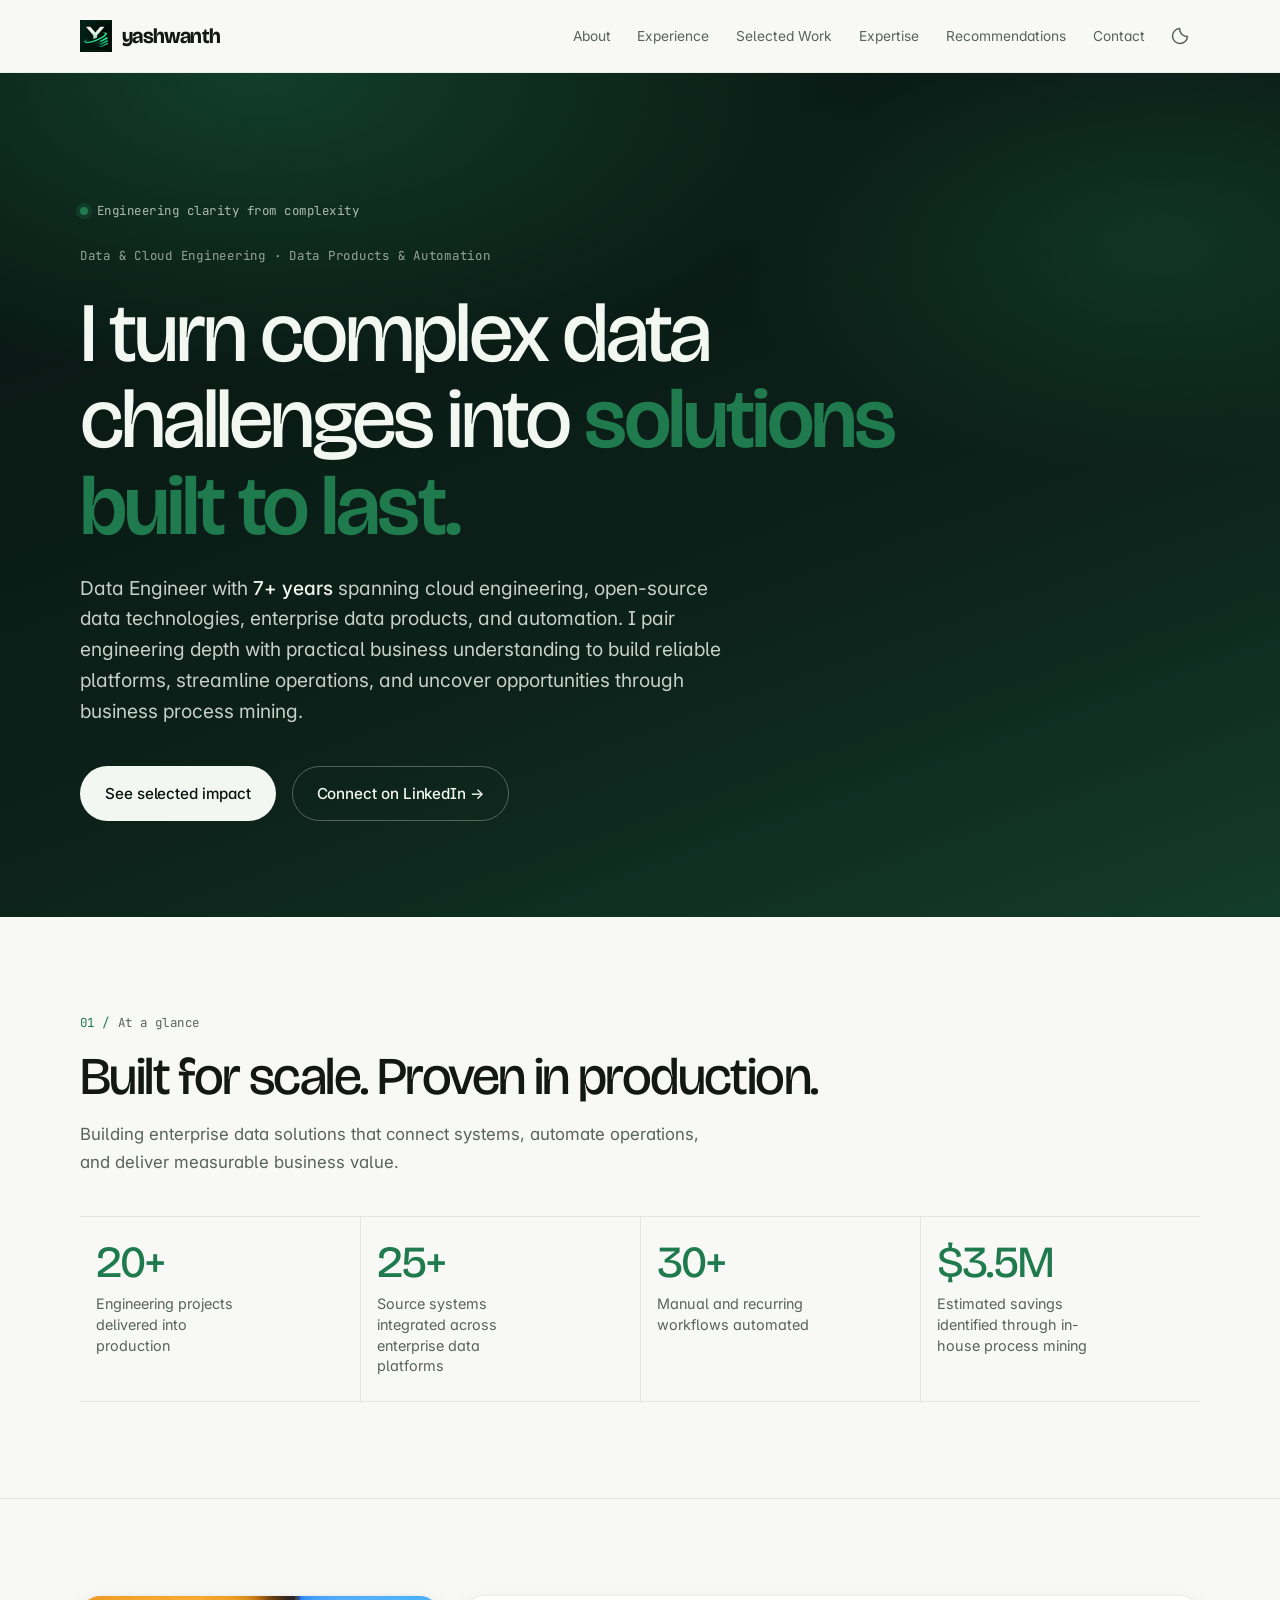
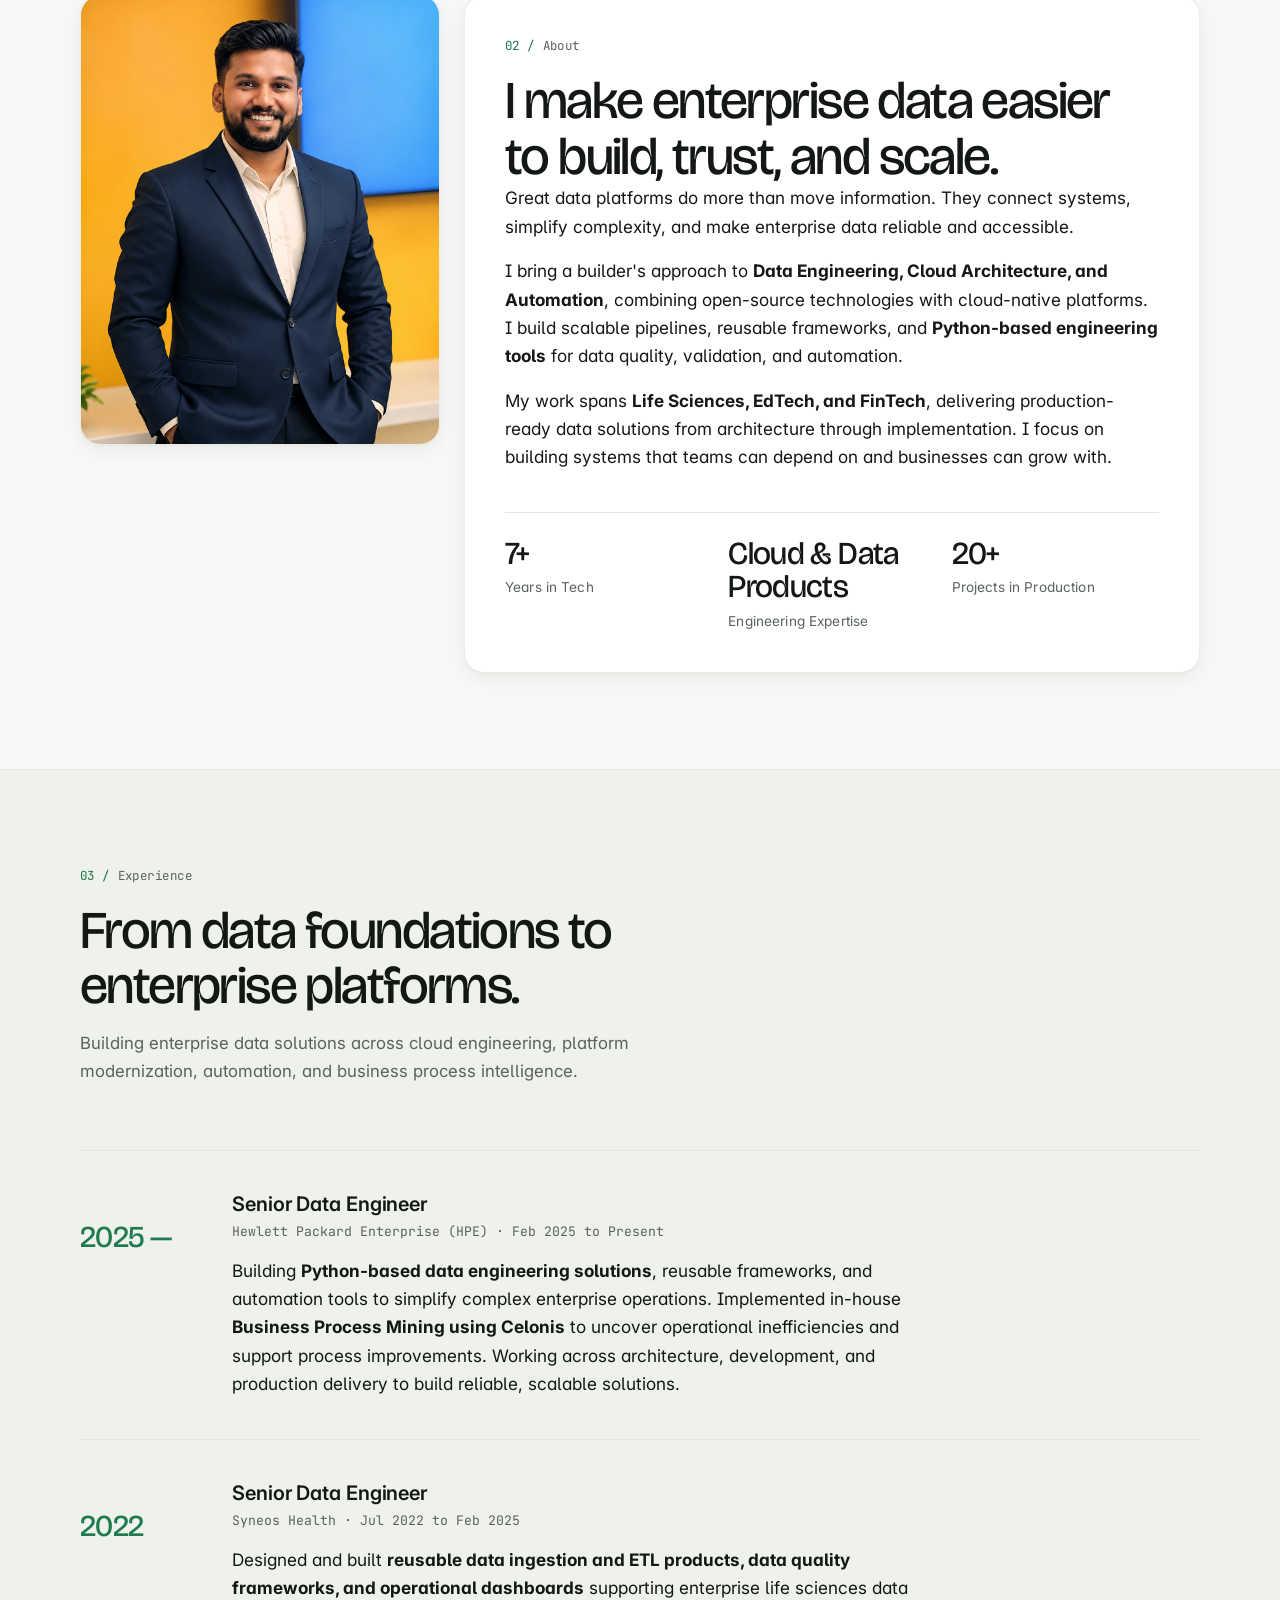
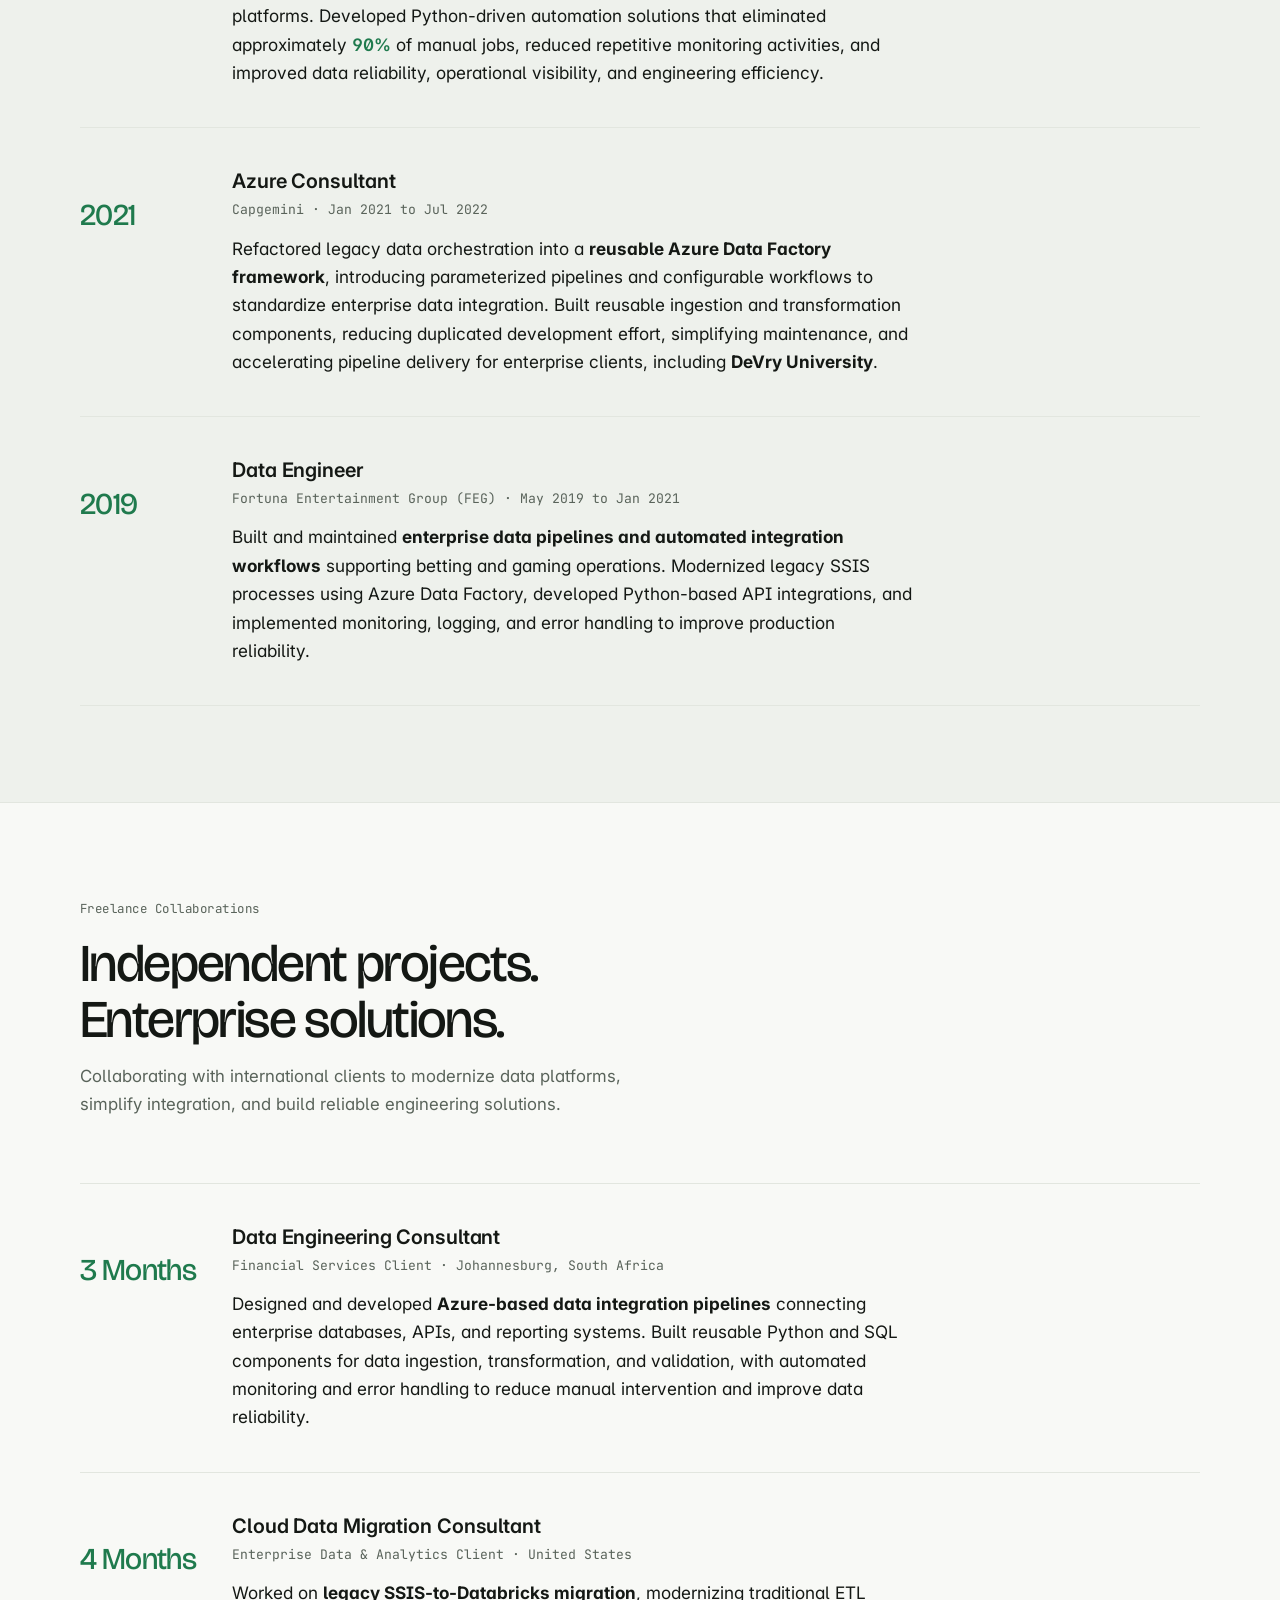
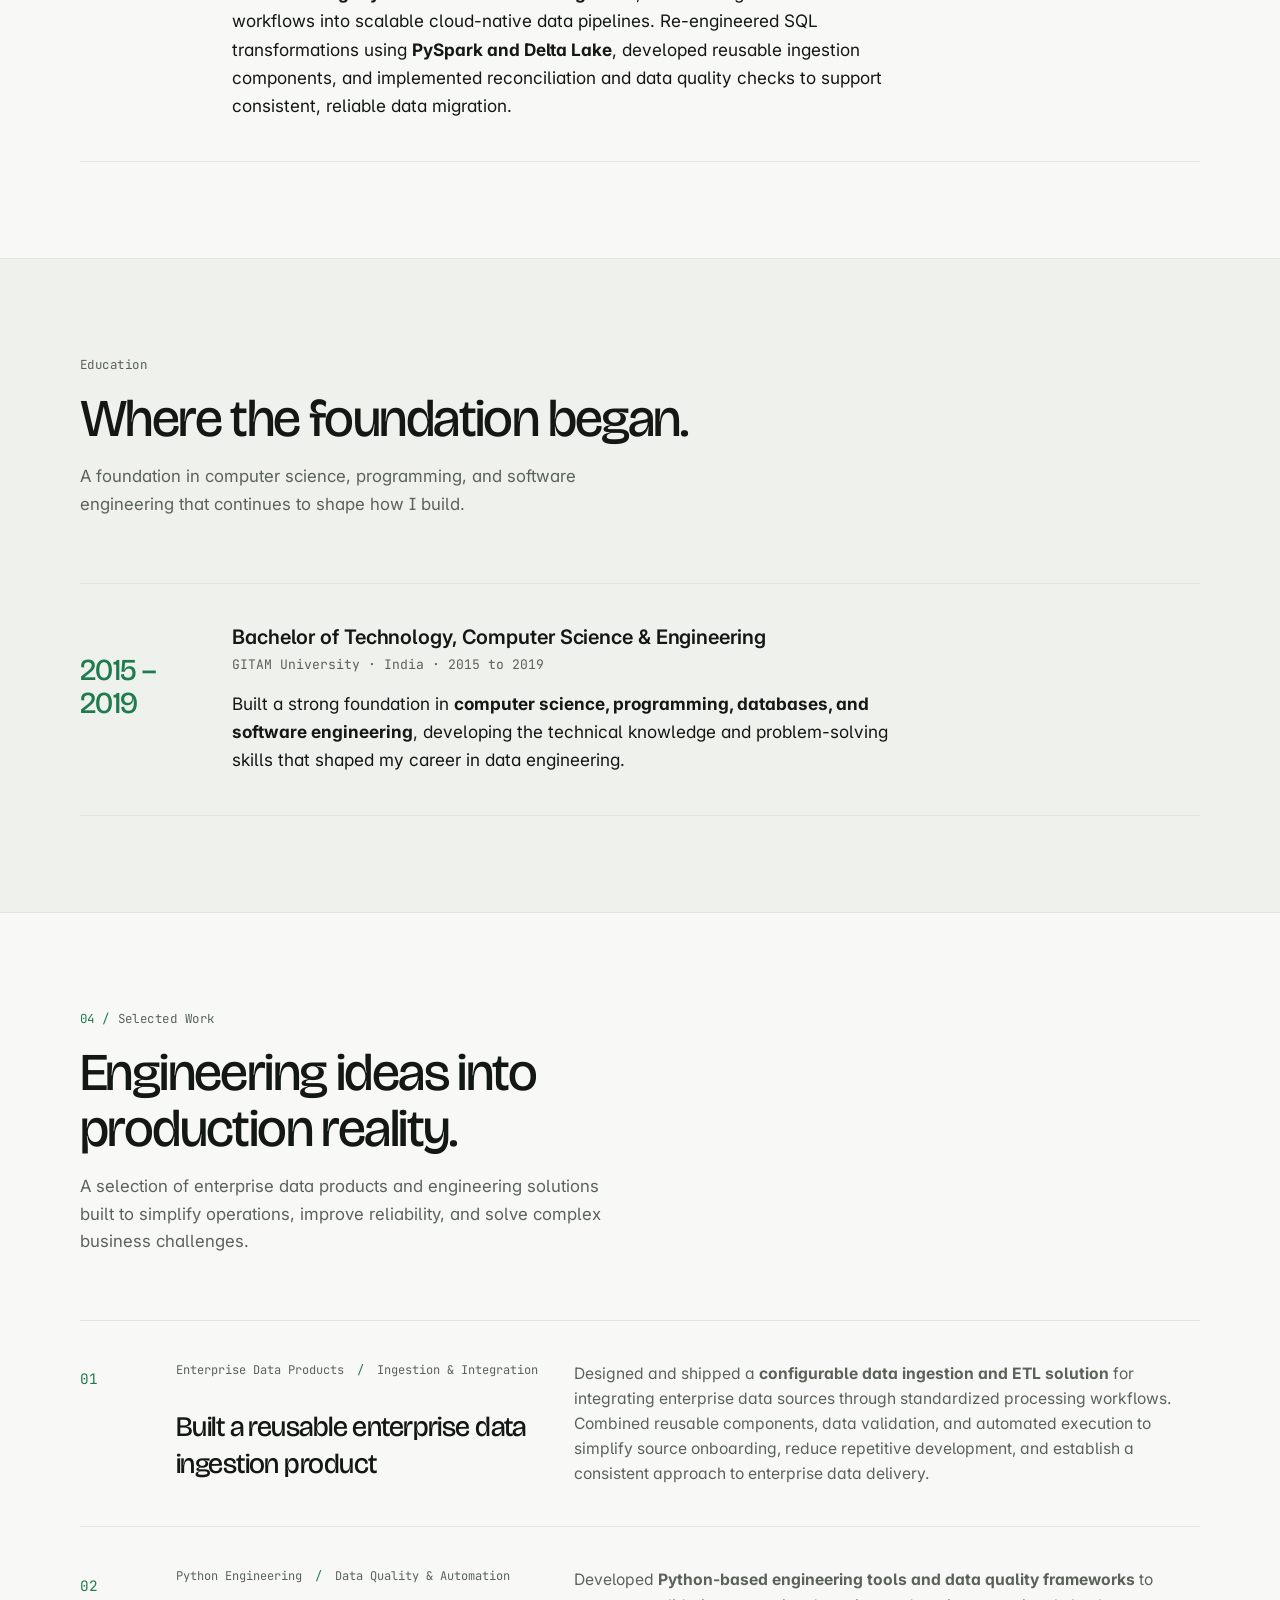
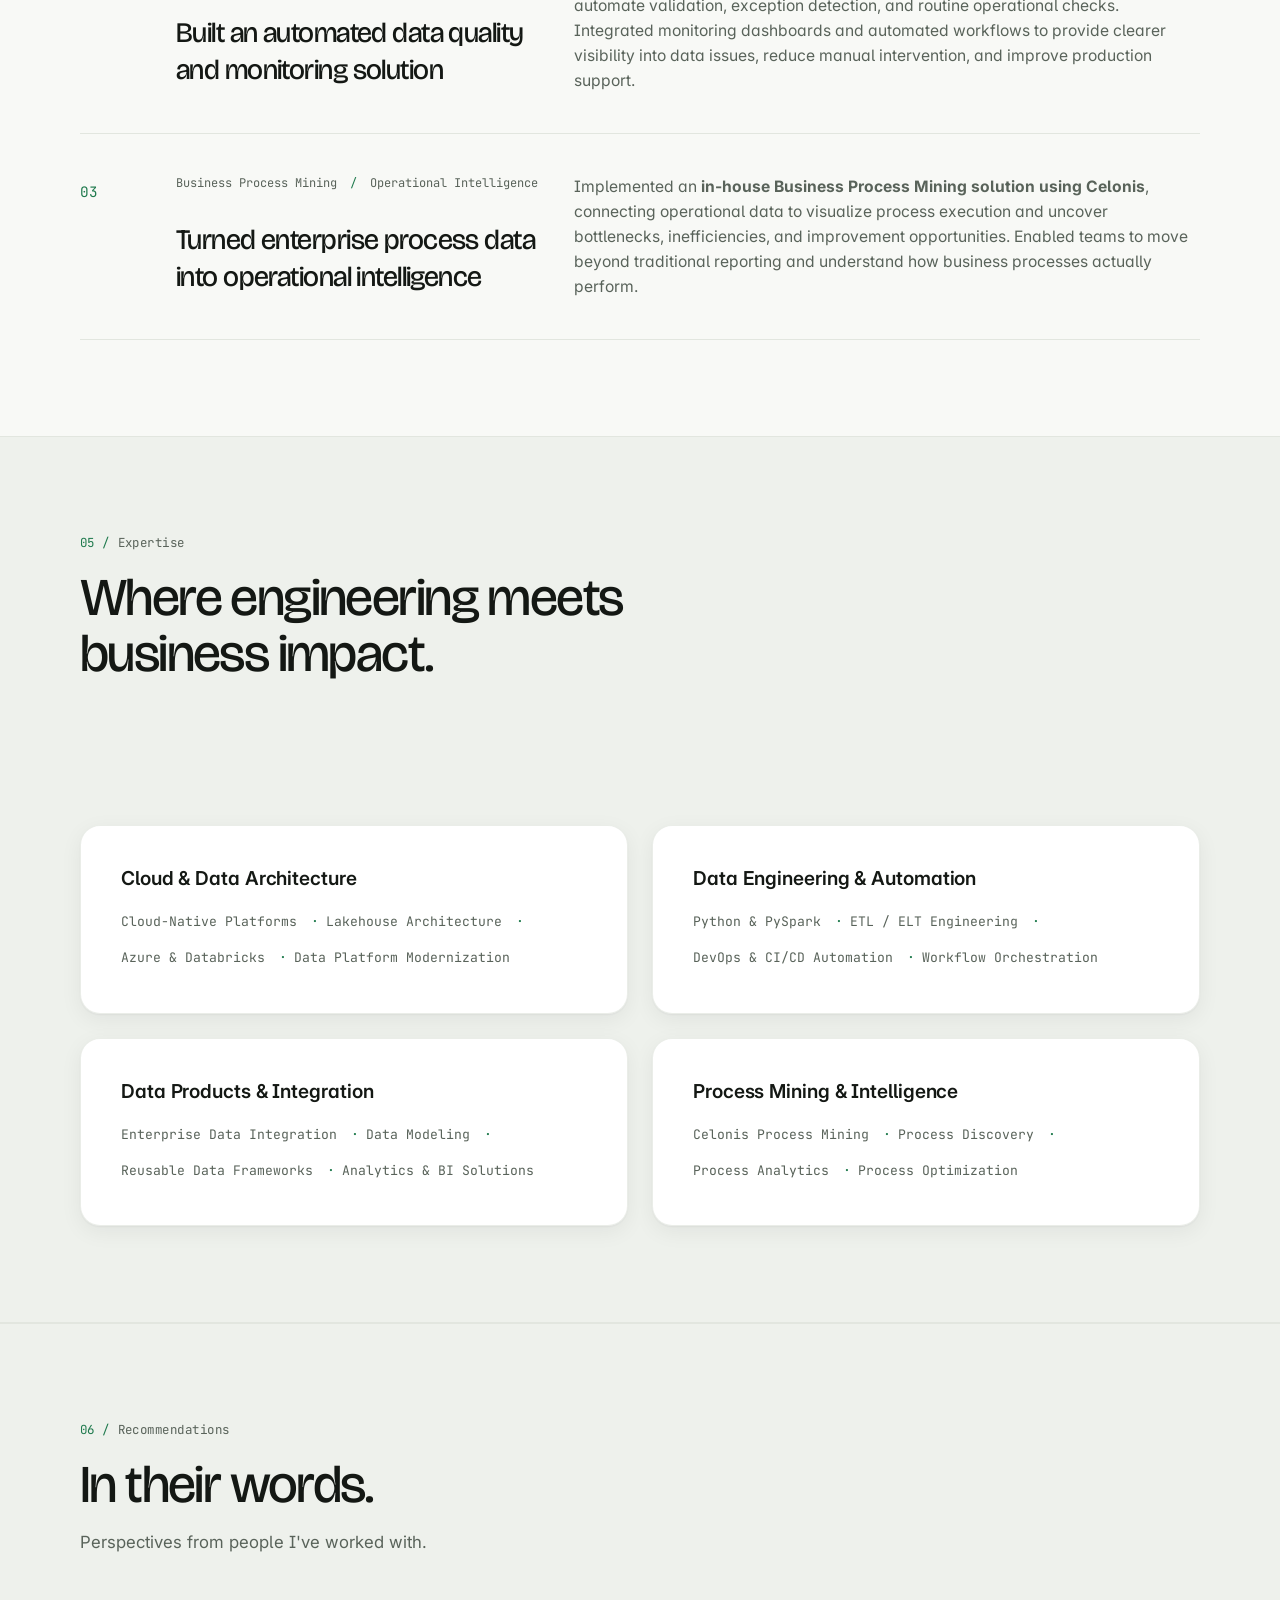
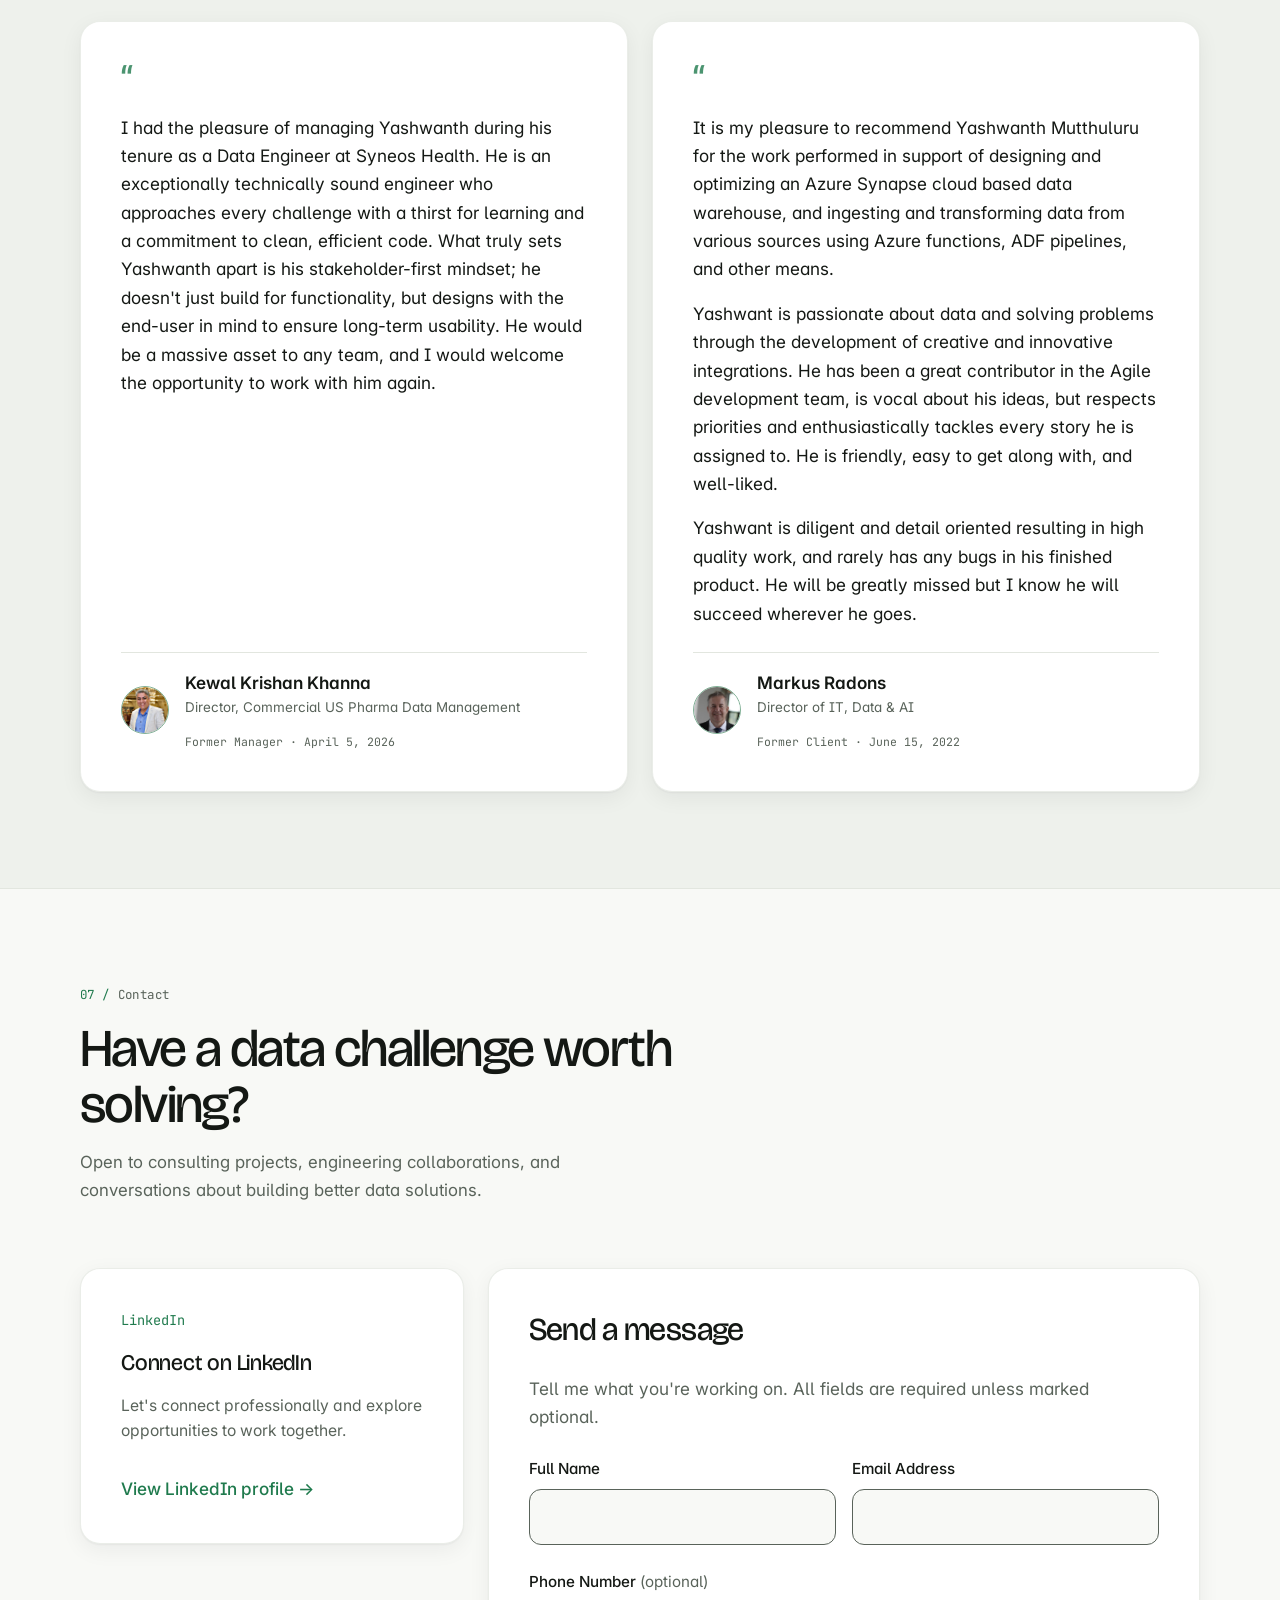
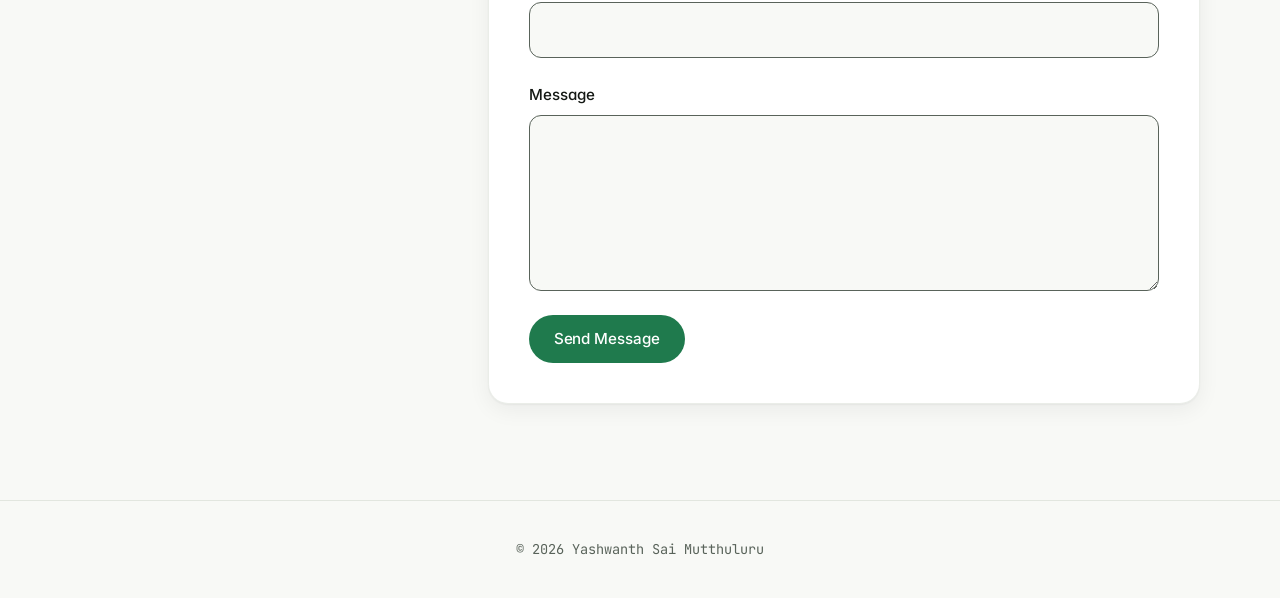
<file: index.html>
<!doctype html>
<html lang="en">
  <head>
    <meta charset="utf-8" />
    <meta name="viewport" content="width=device-width, initial-scale=1" />
    <meta
      name="description"
      content="Yashwanth Sai Mutthuluru is a Data Engineer with 7+ years of experience building cloud-native data platforms, enterprise data products, automation, and business process mining solutions."
    />
    <meta name="author" content="Yashwanth Sai Mutthuluru" />
    <meta name="theme-color" content="#1f7a4d" />

    <link rel="canonical" href="https://yashwanthmutthuluru.github.io/" />

    <meta property="og:type" content="website" />
    <meta property="og:url" content="https://yashwanthmutthuluru.github.io/" />
    <meta property="og:title" content="Yashwanth Sai Mutthuluru | Data Engineer" />
    <meta
      property="og:description"
      content="Data Engineer specializing in cloud-native data platforms, enterprise data products, open-source technologies, Python automation, and business process mining."
    />
    <meta property="og:image" content="https://yashwanthmutthuluru.github.io/img/og-image.png" />
    <meta property="og:image:width" content="1200" />
    <meta property="og:image:height" content="630" />
    <meta property="og:image:alt" content="Yashwanth Sai Mutthuluru | Data Engineering Portfolio" />

    <meta name="twitter:card" content="summary_large_image" />
    <meta name="twitter:title" content="Yashwanth Sai Mutthuluru | Data Engineer" />
    <meta
      name="twitter:description"
      content="Cloud Engineering, Data Products, Open-Source Technologies, Automation, and Business Process Mining."
    />
    <meta name="twitter:image" content="https://yashwanthmutthuluru.github.io/img/og-image.png" />

    <title>Yashwanth Sai Mutthuluru | Data Engineer</title>

    <link rel="preconnect" href="https://fonts.googleapis.com" />
    <link rel="preconnect" href="https://fonts.gstatic.com" crossorigin />
    <link
      href="https://fonts.googleapis.com/css2?family=Bricolage+Grotesque:opsz,wght@12..96,300..700&family=Inter:wght@400;500;600;700&family=JetBrains+Mono:wght@400;500&display=swap"
      rel="stylesheet"
    />

    <link rel="icon" type="image/x-icon" href="/img/favicon.ico?v=2" />
    <link rel="icon" type="image/png" sizes="32x32" href="/img/favicon-32x32.png?v=2" />
    <link rel="icon" type="image/png" sizes="16x16" href="/img/favicon-16x16.png?v=2" />
    <link rel="apple-touch-icon" sizes="180x180" href="/img/apple-touch-icon.png?v=2" />
    <link rel="manifest" href="/site.webmanifest" />

    <link rel="stylesheet" href="/css/style.css" />

    <script>
      (() => {
        let savedTheme;
        try {
          savedTheme = localStorage.getItem("theme");
        } catch (error) {
          console.warn("Theme preference could not be read.", error);
        }
        if (savedTheme === "light" || savedTheme === "dark") {
          document.documentElement.setAttribute("data-theme", savedTheme);
          return;
        }
        if (window.matchMedia("(prefers-color-scheme: dark)").matches) {
          document.documentElement.setAttribute("data-theme", "dark");
        }
      })();
    </script>
  </head>
  <body>
    <a class="skip-link" href="#main-content">Skip to main content</a>

    <header class="site-header">
      <div class="container site-header__inner">
        <a href="#top" class="brand">
          <img src="/img/y-logo.png" alt="" class="brand__logo" width="32" height="32" />
          <span>yashwanth</span>
        </a>

        <button
          class="menu-toggle"
          id="menu-toggle"
          type="button"
          aria-expanded="false"
          aria-controls="site-nav"
          aria-label="Toggle site navigation"
        >
          <span></span>
          <span></span>
          <span></span>
        </button>
        <nav class="site-nav" id="site-nav" aria-label="Primary">
          <a href="#about" class="site-nav__link">About</a>
          <a href="#experience" class="site-nav__link">Experience</a>
          <a href="#selected-work" class="site-nav__link">Selected Work</a>
          <a href="#expertise" class="site-nav__link">Expertise</a>
          <a href="#recommendations" class="site-nav__link">Recommendations</a>
          <a href="#contact" class="site-nav__link">Contact</a>
          <button
            class="theme-toggle"
            id="theme-toggle"
            type="button"
            aria-label="Toggle theme"
          >
            <svg
              aria-hidden="true"
              width="20"
              height="20"
              viewBox="0 0 24 24"
              fill="none"
              stroke="currentColor"
              stroke-width="1.8"
              stroke-linecap="round"
              stroke-linejoin="round"
            >
              <path
                d="M20.985 12.486A9 9 0 0 1 11.514 3.015
                   9 9 0 1 0 20.985 12.486Z"
              />
            </svg>
          </button>
        </nav>
      </div>
    </header>

    <main id="main-content">
      <section class="hero" id="top">
        <div class="container hero__content">
          <p class="hero__status" data-reveal>
            Engineering clarity from complexity
          </p>
          <p class="hero__eyebrow" data-reveal>
            Data &amp; Cloud Engineering · Data Products &amp; Automation
          </p>
          <h1 class="hero__title" data-reveal>
            I turn complex data challenges into
            <span class="gradient-text">solutions built to last.</span>
          </h1>
          <p class="hero__summary" data-reveal>
            Data Engineer with <strong>7+ years</strong> spanning cloud
            engineering, open-source data technologies, enterprise data
            products, and automation. I pair engineering depth with practical
            business understanding to build reliable platforms, streamline
            operations, and uncover opportunities through business process
            mining.
          </p>
          <div class="hero__actions" data-reveal>
            <a class="button button--primary" href="#impact">See selected impact</a>
            <a
              class="button button--ghost"
              href="https://www.linkedin.com/in/yashwanthsaimutthuluru/"
              target="_blank"
              rel="noopener noreferrer"
            >Connect on LinkedIn →</a>
          </div>
        </div>
      </section>

      <section
        class="section section--impact"
        id="impact"
        aria-labelledby="impact-title"
      >
        <div class="container">
          <div class="impact-intro" data-reveal>
            <p class="section__label" data-num="01">At a glance</p>
            <h2 class="section__title" id="impact-title">
              Built for scale. Proven in production.
            </h2>
            <p class="section__subtitle">
              Building enterprise data solutions that connect systems,
              automate operations, and deliver measurable business value.
            </p>
          </div>
          <ul class="impact-list" data-reveal>
            <li>
              <strong>20+</strong>
              <span>Engineering projects delivered into production</span>
            </li>
            <li>
              <strong>25+</strong>
              <span>Source systems integrated across enterprise data platforms</span>
            </li>
            <li>
              <strong>30+</strong>
              <span>Manual and recurring workflows automated</span>
            </li>
            <li>
              <strong>$3.5M</strong>
              <span>Estimated savings identified through in-house process mining</span>
            </li>
          </ul>
        </div>
      </section>

      <section class="section" id="about">
        <div class="container section__grid section__grid--about">
          <article class="card card--profile" data-reveal>
            <picture>
              <!-- <source srcset="/img/profile.webp" type="image/webp" /> -->
              <img
                src="/img/profile.png"
                alt="Yashwanth Sai Mutthuluru"
                class="profile-image"
                loading="lazy"
              />
            </picture>
          </article>

          <article class="card" data-reveal>
            <p class="section__label" data-num="02">About</p>

            <h2 class="section__title">
              I make enterprise data easier to build, trust, and scale.
            </h2>

            <p>
              Great data platforms do more than move information. They connect
              systems, simplify complexity, and make enterprise data reliable
              and accessible.
            </p>

            <p>
              I bring a builder's approach to
              <strong>Data Engineering, Cloud Architecture, and Automation</strong>,
              combining open-source technologies with cloud-native platforms.
              I build scalable pipelines, reusable frameworks, and
              <strong>Python-based engineering tools</strong> for data quality,
              validation, and automation.
            </p>

            <p>
              My work spans <strong>Life Sciences, EdTech, and FinTech</strong>,
              delivering production-ready data solutions from architecture
              through implementation. I focus on building systems that teams can
              depend on and businesses can grow with.
            </p>

            <ul class="about-metrics">
              <li>
                <strong>7+</strong>
                <span>Years in Tech</span>
              </li>
              <li>
                <strong>Cloud &amp; Data Products</strong>
                <span>Engineering Expertise</span>
              </li>
              <li>
                <strong>20+</strong>
                <span>Projects in Production</span>
              </li>
            </ul>
          </article>
        </div>
      </section>

      <!-- PROFESSIONAL EXPERIENCE -->
      <section class="section section--surface" id="experience">
        <a id="journey" aria-hidden="true" tabindex="-1"></a>
        <div class="container">
          <div class="section__header" data-reveal>
            <p class="section__label" data-num="03">Experience</p>
            <h2 class="section__title">From data foundations to enterprise platforms.</h2>
            <p class="section__subtitle">
              Building enterprise data solutions across cloud engineering,
              platform modernization, automation, and business process intelligence.
            </p>
          </div>

          <div class="timeline">
            <article class="timeline__item" data-reveal>
              <p class="timeline__year">2025 —</p>
              <div>
                <h3>Senior Data Engineer</h3>
                <p class="timeline__meta">Hewlett Packard Enterprise (HPE) · Feb 2025 to Present</p>
                <p>
                  Building <strong>Python-based data engineering solutions</strong>,
                  reusable frameworks, and automation tools to simplify complex
                  enterprise operations. Implemented in-house
                  <strong>Business Process Mining using Celonis</strong> to uncover
                  operational inefficiencies and support process improvements.
                  Working across architecture, development, and production delivery
                  to build reliable, scalable solutions.
                </p>
              </div>
            </article>

            <article class="timeline__item" data-reveal>
              <p class="timeline__year">2022</p>
              <div>
                <h3>Senior Data Engineer</h3>
                <p class="timeline__meta">Syneos Health · Jul 2022 to Feb 2025</p>
                <p>
                  Designed and built <strong>reusable data ingestion and ETL products,
                  data quality frameworks, and operational dashboards</strong>
                  supporting enterprise life sciences data platforms. Developed
                  Python-driven automation solutions that eliminated approximately
                  <span class="metric">90%</span> of manual jobs, reduced repetitive
                  monitoring activities, and improved data reliability, operational
                  visibility, and engineering efficiency.
                </p>
              </div>
            </article>

            <article class="timeline__item" data-reveal>
              <p class="timeline__year">2021</p>
              <div>
                <h3>Azure Consultant</h3>
                <p class="timeline__meta">Capgemini · Jan 2021 to Jul 2022</p>
                <p>
                  Refactored legacy data orchestration into a
                  <strong>reusable Azure Data Factory framework</strong>,
                  introducing parameterized pipelines and configurable workflows
                  to standardize enterprise data integration. Built reusable
                  ingestion and transformation components, reducing duplicated
                  development effort, simplifying maintenance, and accelerating
                  pipeline delivery for enterprise clients, including
                  <strong>DeVry University</strong>.
                </p>
              </div>
            </article>

            <article class="timeline__item" data-reveal>
              <p class="timeline__year">2019</p>
              <div>
                <h3>Data Engineer</h3>
                <p class="timeline__meta">Fortuna Entertainment Group (FEG) · May 2019 to Jan 2021</p>
                <p>
                  Built and maintained <strong>enterprise data pipelines and
                  automated integration workflows</strong> supporting betting
                  and gaming operations. Modernized legacy SSIS processes using
                  Azure Data Factory, developed Python-based API integrations,
                  and implemented monitoring, logging, and error handling
                  to improve production reliability.
                </p>
              </div>
            </article>
          </div>
        </div>
      </section>

      <!-- FREELANCE COLLABORATIONS -->
      <section class="section" id="freelance">
        <div class="container">
          <div class="section__header" data-reveal>
            <p class="section__label">Freelance Collaborations</p>
            <h2 class="section__title">Independent projects. Enterprise solutions.</h2>
            <p class="section__subtitle">
              Collaborating with international clients to modernize data platforms,
              simplify integration, and build reliable engineering solutions.
            </p>
          </div>

          <div class="timeline">
            <article class="timeline__item" data-reveal>
              <p class="timeline__year">3 Months</p>
              <div>
                <h3>Data Engineering Consultant</h3>
                <p class="timeline__meta">
                  Financial Services Client · Johannesburg, South Africa
                </p>
                <p>
                  Designed and developed <strong>Azure-based data integration
                  pipelines</strong> connecting enterprise databases, APIs, and
                  reporting systems. Built reusable Python and SQL components
                  for data ingestion, transformation, and validation, with
                  automated monitoring and error handling to reduce manual
                  intervention and improve data reliability.
                </p>
              </div>
            </article>

            <article class="timeline__item" data-reveal>
              <p class="timeline__year">4 Months</p>
              <div>
                <h3>Cloud Data Migration Consultant</h3>
                <p class="timeline__meta">
                  Enterprise Data &amp; Analytics Client · United States
                </p>
                <p>
                  Worked on <strong>legacy SSIS-to-Databricks migration</strong>,
                  modernizing traditional ETL workflows into scalable cloud-native
                  data pipelines. Re-engineered SQL transformations using
                  <strong>PySpark and Delta Lake</strong>, developed reusable
                  ingestion components, and implemented reconciliation and data
                  quality checks to support consistent, reliable data migration.
                </p>
              </div>
            </article>
          </div>
        </div>
      </section>

      <!-- EDUCATION -->
      <section class="section section--surface" id="education">
        <div class="container">
          <div class="section__header" data-reveal>
            <p class="section__label">Education</p>
            <h2 class="section__title">Where the foundation began.</h2>
            <p class="section__subtitle">
              A foundation in computer science, programming, and software
              engineering that continues to shape how I build.
            </p>
          </div>

          <div class="timeline">
            <article class="timeline__item" data-reveal>
              <p class="timeline__year">2015 – 2019</p>
              <div>
                <h3>Bachelor of Technology, Computer Science &amp; Engineering</h3>
                <p class="timeline__meta">
                  GITAM University · India · 2015 to 2019
                </p>
                <p>
                  Built a strong foundation in <strong>computer science,
                  programming, databases, and software engineering</strong>,
                  developing the technical knowledge and problem-solving
                  skills that shaped my career in data engineering.
                </p>
              </div>
            </article>
          </div>
        </div>
      </section>

      <section class="section" id="selected-work">
        <a id="highlights" aria-hidden="true" tabindex="-1"></a>
        <div class="container">
          <div class="section__header" data-reveal>
            <p class="section__label" data-num="04">Selected Work</p>
            <h2 class="section__title">Engineering ideas into production reality.</h2>
            <p class="section__subtitle">
              A selection of enterprise data products and engineering solutions
              built to simplify operations, improve reliability, and solve
              complex business challenges.
            </p>
          </div>
          <div class="project-grid">
            <article class="card project-card" data-reveal>
              <div class="project-card__meta">
                <span>Enterprise Data Products</span>
                <span>Ingestion &amp; Integration</span>
              </div>
              <h3>Built a reusable enterprise data ingestion product</h3>
              <p>
                Designed and shipped a <strong>configurable data ingestion and ETL
                solution</strong> for integrating enterprise data sources through
                standardized processing workflows. Combined reusable components,
                data validation, and automated execution to simplify source
                onboarding, reduce repetitive development, and establish a
                consistent approach to enterprise data delivery.
              </p>
            </article>
            <article class="card project-card" data-reveal>
              <div class="project-card__meta">
                <span>Python Engineering</span>
                <span>Data Quality &amp; Automation</span>
              </div>
              <h3>Built an automated data quality and monitoring solution</h3>
              <p>
                Developed <strong>Python-based engineering tools and data quality
                frameworks</strong> to automate validation, exception detection,
                and routine operational checks. Integrated monitoring dashboards
                and automated workflows to provide clearer visibility into data
                issues, reduce manual intervention, and improve production support.
              </p>
            </article>
            <article class="card project-card" data-reveal>
              <div class="project-card__meta">
                <span>Business Process Mining</span>
                <span>Operational Intelligence</span>
              </div>
              <h3>Turned enterprise process data into operational intelligence</h3>
              <p>
                Implemented an <strong>in-house Business Process Mining solution
                using Celonis</strong>, connecting operational data to visualize
                process execution and uncover bottlenecks, inefficiencies, and
                improvement opportunities. Enabled teams to move beyond
                traditional reporting and understand how business processes
                actually perform.
              </p>
            </article>
          </div>
        </div>
      </section>

      <section class="section section--surface" id="expertise">
        <div class="container">
          <div class="section__header" data-reveal>
            <p class="section__label" data-num="05">Expertise</p>
            <h2 class="section__title">
              Where engineering meets business impact.
            </h2>
          </div>

          <ul class="cert-list" data-reveal aria-label="Core Expertise">
            <li class="cert-badge">
              Enterprise Data Engineering &amp; Architecture
            </li>
            <li class="cert-badge">Data Products &amp; Automation</li>
            <li class="cert-badge">Process Mining &amp; Intelligence</li>
          </ul>

          <div class="skill-grid">
            <article class="card" data-reveal>
              <h3>Cloud &amp; Data Architecture</h3>
              <ul class="chip-list">
                <li>Cloud-Native Platforms</li>
                <li>Lakehouse Architecture</li>
                <li>Azure &amp; Databricks</li>
                <li>Data Platform Modernization</li>
              </ul>
            </article>

            <article class="card" data-reveal>
              <h3>Data Engineering &amp; Automation</h3>
              <ul class="chip-list">
                <li>Python &amp; PySpark</li>
                <li>ETL / ELT Engineering</li>
                <li>DevOps &amp; CI/CD Automation</li>
                <li>Workflow Orchestration</li>
              </ul>
            </article>

            <article class="card" data-reveal>
              <h3>Data Products &amp; Integration</h3>
              <ul class="chip-list">
                <li>Enterprise Data Integration</li>
                <li>Data Modeling</li>
                <li>Reusable Data Frameworks</li>
                <li>Analytics &amp; BI Solutions</li>
              </ul>
            </article>

            <article class="card" data-reveal>
              <h3>Process Mining &amp; Intelligence</h3>
              <ul class="chip-list">
                <li>Celonis Process Mining</li>
                <li>Process Discovery</li>
                <li>Process Analytics</li>
                <li>Process Optimization</li>
              </ul>
            </article>
          </div>
        </div>
      </section>

      <section
        class="section section--surface recommendations"
        id="recommendations"
        aria-labelledby="recommendations-title"
      >
        <div class="container">
          <div class="section__header" data-reveal>
            <p class="section__label" data-num="06">Recommendations</p>
            <h2 class="section__title" id="recommendations-title">In their words.</h2>
            <p class="section__subtitle">
              Perspectives from people I've worked with.
            </p>
          </div>
          <div class="recommendations__grid">
            <article class="card recommendation-card" data-reveal>
              <span class="recommendation-card__quote-mark" aria-hidden="true">“</span>
              <blockquote class="recommendation-card__quote">
                <p>
                  I had the pleasure of managing Yashwanth during his tenure as
                  a Data Engineer at Syneos Health. He is an exceptionally
                  technically sound engineer who approaches every challenge
                  with a thirst for learning and a commitment to clean,
                  efficient code. What truly sets Yashwanth apart is his
                  stakeholder-first mindset; he doesn't just build for
                  functionality, but designs with the end-user in mind to ensure
                  long-term usability. He would be a massive asset to any team,
                  and I would welcome the opportunity to work with him again.
                </p>
              </blockquote>
              <footer class="recommendation-card__reviewer">
                <a
                  class="recommendation-card__avatar"
                  href="https://www.linkedin.com/in/kewalkhanna/"
                  target="_blank"
                  rel="noopener noreferrer"
                  aria-label="Kewal Krishan Khanna on LinkedIn"
                >
                  <span aria-hidden="true">KK</span>
                  <img
                    src="/img/kewal-khanna.jpg"
                    alt="Kewal Krishan Khanna"
                    width="48"
                    height="48"
                    decoding="async"
                    hidden
                    onload="this.hidden = false"
                    onerror="this.hidden = true"
                  />
                </a>
                <div class="recommendation-card__reviewer-copy">
                  <a
                    class="recommendation-card__name"
                    href="https://www.linkedin.com/in/kewalkhanna/"
                    target="_blank"
                    rel="noopener noreferrer"
                  >Kewal Krishan Khanna</a>
                  <p>Director, Commercial US Pharma Data Management</p>
                  <p>
                    Former Manager <span aria-hidden="true">·</span>
                    <time datetime="2026-04-05">April 5, 2026</time>
                  </p>
                </div>
              </footer>
            </article>

            <article class="card recommendation-card" data-reveal>
              <span class="recommendation-card__quote-mark" aria-hidden="true">“</span>
              <blockquote class="recommendation-card__quote">
                <p>
                  It is my pleasure to recommend Yashwanth Mutthuluru for the
                  work performed in support of designing and optimizing an
                  Azure Synapse cloud based data warehouse, and ingesting and
                  transforming data from various sources using Azure
                  functions, ADF pipelines, and other means.
                </p>
                <p>
                  Yashwant is passionate about data and solving problems
                  through the development of creative and innovative
                  integrations. He has been a great contributor in the Agile
                  development team, is vocal about his ideas, but respects
                  priorities and enthusiastically tackles every story he is
                  assigned to. He is friendly, easy to get along with, and
                  well-liked.
                </p>
                <p>
                  Yashwant is diligent and detail oriented resulting in high
                  quality work, and rarely has any bugs in his finished
                  product. He will be greatly missed but I know he will succeed
                  wherever he goes.
                </p>
              </blockquote>
              <footer class="recommendation-card__reviewer">
                <a
                  class="recommendation-card__avatar"
                  href="https://www.linkedin.com/in/markusradons/"
                  target="_blank"
                  rel="noopener noreferrer"
                  aria-label="Markus Radons on LinkedIn"
                >
                  <span aria-hidden="true">MR</span>
                  <img
                    src="/img/markus-radons.jpg"
                    alt="Markus Radons"
                    width="48"
                    height="48"
                    decoding="async"
                    hidden
                    onload="this.hidden = false"
                    onerror="this.hidden = true"
                  />
                </a>
                <div class="recommendation-card__reviewer-copy">
                  <a
                    class="recommendation-card__name"
                    href="https://www.linkedin.com/in/markusradons/"
                    target="_blank"
                    rel="noopener noreferrer"
                  >Markus Radons</a>
                  <p>Director of IT, Data &amp; AI</p>
                  <p>
                    Former Client <span aria-hidden="true">·</span>
                    <time datetime="2022-06-15">June 15, 2022</time>
                  </p>
                </div>
              </footer>
            </article>
          </div>
        </div>
      </section>

      <section class="section" id="contact">
        <div class="container">
          <div class="section__header" data-reveal>
            <p class="section__label" data-num="07">Contact</p>
            <h2 class="section__title">Have a data challenge worth solving?</h2>
            <p class="section__subtitle">
              Open to consulting projects, engineering collaborations, and
              conversations about building better data solutions.
            </p>
          </div>
          <div class="contact-grid" data-reveal>
            <a
              class="card contact-card"
              href="https://www.linkedin.com/in/yashwanthsaimutthuluru/"
              target="_blank"
              rel="noopener noreferrer"
            >
              <span class="contact-card__label">LinkedIn</span>
              <h3>Connect on LinkedIn</h3>
              <p>
                Let's connect professionally and explore opportunities to work
                together.
              </p>
              <span class="contact-card__link">
                View LinkedIn profile <span aria-hidden="true">&rarr;</span>
              </span>
            </a>
            <form
              class="card contact-form"
              id="contact-form"
              action="https://formspree.io/f/maylvono"
              method="post"
              target="_blank"
              rel="noopener noreferrer"
              aria-labelledby="contact-form-title"
            >
              <h3 id="contact-form-title">Send a message</h3>
              <p class="contact-form__intro">
                Tell me what you're working on. All fields are required unless
                marked optional.
              </p>
              <div class="contact-form__row">
                <div class="contact-form__field">
                  <label for="contact-name">Full Name</label>
                  <input id="contact-name" name="name" type="text" autocomplete="name" required />
                </div>
                <div class="contact-form__field">
                  <label for="contact-email">Email Address</label>
                  <input
                    id="contact-email"
                    name="email"
                    type="email"
                    autocomplete="email"
                    pattern="[^@\s]+@[^@\s.]+(\.[^@\s.]+)+"
                    title="Please enter a valid email address, like name@example.com."
                    aria-describedby="contact-email-error"
                    required
                  />
                  <small class="contact-form__feedback" id="contact-email-error" aria-live="polite"></small>
                </div>
              </div>
              <div class="contact-form__field">
                <label for="contact-phone">Phone Number <span>(optional)</span></label>
                <input
                  id="contact-phone"
                  name="phone"
                  type="tel"
                  inputmode="numeric"
                  autocomplete="tel"
                  pattern="[0-9]{10}"
                  title="Please enter exactly 10 digits."
                  aria-describedby="contact-phone-feedback"
                />
                <small class="contact-form__feedback" id="contact-phone-feedback" aria-live="polite"></small>
              </div>
              <div class="contact-form__field">
                <label for="contact-message">Message</label>
                <textarea id="contact-message" name="message" rows="5" required></textarea>
              </div>
              <button class="button button--primary" type="submit">Send Message</button>
              <p
                class="contact-form__status"
                id="contact-status"
                role="status"
                aria-live="polite"
                aria-atomic="true"
              ></p>
              <noscript>
                <p>
                  JavaScript is disabled. Submitting will open Formspree in a
                  new tab to complete your message.
                </p>
              </noscript>
            </form>
          </div>
        </div>
      </section>
    </main>

    <footer class="site-footer">
      <div class="container site-footer__inner">
        <p>&copy; <span id="year"></span> Yashwanth Sai Mutthuluru</p>
      </div>
    </footer>

    <script src="js/contact.js?v=3" defer></script>
    <script type="module" src="/js/main.js"></script>
  </body>
</html>
</file>
<file: css/style.css>
:root {
  --color-bg: #f8f9f6;
  --color-surface: #ffffff;
  --color-surface-2: #eef1ec;
  --color-text: #141814;
  --color-text-muted: #59635a;
  --color-border: #e2e6df;
  --color-accent: #1f7a4d;
  --color-accent-hover: #175f3c;
  --color-accent-soft: #e3f2e9;
  --color-on-accent: #ffffff;
  --color-hero-bg-1: #071310;
  --color-hero-bg-2: #0b2019;
  --color-hero-bg-3: #123a2a;
  --color-hero-text: #f2f7f1;
  --shadow-sm: 0 1px 2px rgba(15, 23, 42, 0.05), 0 6px 22px rgba(15, 23, 42, 0.06);
  --shadow-md: 0 2px 6px rgba(15, 23, 42, 0.07), 0 16px 40px rgba(15, 23, 42, 0.10);

  --font-sans: "Inter", "Segoe UI", system-ui, -apple-system, sans-serif;
  --font-display: "Bricolage Grotesque", "Inter", "Segoe UI", system-ui, sans-serif;
  --font-mono: "JetBrains Mono", ui-monospace, "SF Mono", Menlo, monospace;
  --max-width: 1120px;
  --header-height: 72px;

  --space-1: 0.5rem;
  --space-2: 1rem;
  --space-3: 1.5rem;
  --space-4: 2.5rem;
  --space-5: 4rem;
  --space-6: 6rem;
  --space-7: 8rem;
  --radius-sm: 12px;
  --radius-md: 20px;
}

[data-theme="dark"] {
  --color-bg: #0a0d0b;
  --color-surface: #121612;
  --color-surface-2: #19201a;
  --color-text: #f2f5f1;
  --color-text-muted: #94a096;
  --color-border: #253026;
  --color-accent: #5fce93;
  --color-accent-hover: #8fe0b3;
  --color-accent-soft: #123023;
  --color-on-accent: #071310;
  --shadow-sm: 0 1px 2px rgba(0, 0, 0, 0.4), 0 6px 22px rgba(0, 0, 0, 0.35);
  --shadow-md: 0 2px 6px rgba(0, 0, 0, 0.5), 0 16px 40px rgba(0, 0, 0, 0.45);
}

@media (prefers-color-scheme: dark) {
  :root:not([data-theme="light"]) {
    --color-bg: #0a0d0b;
    --color-surface: #121612;
    --color-surface-2: #19201a;
    --color-text: #f2f5f1;
    --color-text-muted: #94a096;
    --color-border: #253026;
    --color-accent: #5fce93;
    --color-accent-hover: #8fe0b3;
    --color-accent-soft: #123023;
    --color-on-accent: #071310;
    --shadow-sm: 0 1px 2px rgba(0, 0, 0, 0.4), 0 6px 22px rgba(0, 0, 0, 0.35);
    --shadow-md: 0 2px 6px rgba(0, 0, 0, 0.5), 0 16px 40px rgba(0, 0, 0, 0.45);
  }
}

*,
*::before,
*::after {
  box-sizing: border-box;
}

html {
  scroll-behavior: smooth;
  scroll-padding-top: calc(var(--header-height) + var(--space-2));
}

body {
  margin: 0;
  font-family: var(--font-sans);
  font-size: clamp(1rem, 0.96rem + 0.2vw, 1.075rem);
  line-height: 1.65;
  color: var(--color-text);
  background: var(--color-bg);
  font-feature-settings: "ss01", "ss02", "cv11";
  -webkit-font-smoothing: antialiased;
  -moz-osx-font-smoothing: grayscale;
  transition: background-color 220ms ease, color 220ms ease;
}

h1,
h2,
h3,
h4 {
  font-family: var(--font-display);
  font-weight: 400;
  font-variation-settings: "opsz" 24;
  letter-spacing: -0.02em;
  line-height: 1.12;
  color: var(--color-text);
}

h3 {
  font-family: var(--font-sans);
  font-weight: 600;
  letter-spacing: -0.005em;
  line-height: 1.3;
}

main {
  display: block;
}

img {
  max-width: 100%;
  display: block;
}

a {
  color: inherit;
  text-decoration: none;
}

:focus-visible {
  outline: 2px solid var(--color-accent);
  outline-offset: 3px;
}

.skip-link {
  position: absolute;
  left: -9999px;
  top: var(--space-2);
  z-index: 200;
  background: var(--color-accent);
  color: var(--color-on-accent);
  padding: var(--space-1) var(--space-2);
  border-radius: var(--radius-sm);
}

.skip-link:focus-visible {
  left: var(--space-2);
}

.container {
  width: min(100% - var(--space-4), var(--max-width));
  margin-inline: auto;
}

.gradient-text {
  color: var(--color-accent);
  font-weight: 600;
  font-variation-settings: "opsz" 96;
}

.metric {
  font-weight: 600;
  color: var(--color-accent);
  white-space: nowrap;
  font-variant-numeric: tabular-nums;
}

.cert-list {
  list-style: none;
  margin: 0 0 var(--space-4);
  padding: 0;
  display: flex;
  flex-wrap: wrap;
  gap: 0.6rem;
  justify-content: center;
}

.cert-badge {
  border: 1px solid var(--color-border);
  background: var(--color-surface);
  color: var(--color-text);
  border-radius: 999px;
  padding: 0.5rem 1rem;
  font-size: 0.82rem;
  font-weight: 500;
  letter-spacing: 0.01em;
  box-shadow: var(--shadow-sm);
}

.site-header {
  position: sticky;
  top: 0;
  z-index: 100;
  border-bottom: 1px solid color-mix(in srgb, var(--color-border) 60%, transparent);
  background: color-mix(in srgb, var(--color-bg) 88%, transparent);
  backdrop-filter: blur(12px);
}

.site-header__inner {
  min-height: var(--header-height);
  display: flex;
  align-items: center;
  justify-content: space-between;
  gap: var(--space-2);
}

.brand {
  display: inline-flex;
  align-items: center;
  gap: 10px;
  font-family: var(--font-display);
  font-size: clamp(1.15rem, 1rem + 0.4vw, 1.4rem);
  font-weight: 700;
  letter-spacing: -0.03em;
  font-variation-settings: "opsz" 96;
}

.brand__logo {
  width: 32px;
  height: 32px;
  object-fit: contain;
  flex-shrink: 0;
}

.site-nav {
  display: flex;
  align-items: center;
  gap: 0.25rem;
}

.site-nav__link,
.theme-toggle {
  border: 1px solid transparent;
  border-radius: 999px;
  padding: 0.4rem 0.65rem;
  font-size: 0.86rem;
  color: var(--color-text-muted);
  transition: color 180ms ease, background-color 180ms ease, border-color 180ms ease;
}

.site-nav__link:hover,
.site-nav__link.is-active,
.theme-toggle:hover {
  color: var(--color-text);
  background: var(--color-surface);
  border-color: var(--color-border);
}

.theme-toggle {
  display: inline-flex;
  align-items: center;
  justify-content: center;
  width: 40px;
  height: 40px;
  padding: 0;
  cursor: pointer;
  font: inherit;
  background: transparent;
}

.theme-toggle svg {
  width: 20px;
  height: 20px;
  flex-shrink: 0;
}

.menu-toggle {
  display: none;
  width: 40px;
  height: 40px;
  border-radius: var(--radius-sm);
  border: 1px solid var(--color-border);
  background: var(--color-surface);
  cursor: pointer;
  padding: 10px 9px;
}

.menu-toggle span {
  display: block;
  width: 100%;
  height: 2px;
  background: var(--color-text);
}

.menu-toggle span + span {
  margin-top: 6px;
}

.hero {
  position: relative;
  background:
    radial-gradient(
      ellipse 80% 60% at 20% 0%,
      color-mix(in srgb, var(--color-accent) 40%, transparent),
      transparent 60%
    ),
    radial-gradient(
      ellipse 60% 50% at 90% 20%,
      color-mix(in srgb, var(--color-accent) 25%, transparent),
      transparent 55%
    ),
    linear-gradient(160deg, var(--color-hero-bg-1) 0%, var(--color-hero-bg-2) 60%, var(--color-hero-bg-3) 100%);
  color: var(--color-hero-text);
  overflow: hidden;
}

.hero::after {
  content: "";
  position: absolute;
  inset: 0;
  background-image: url("data:image/svg+xml;utf8,<svg xmlns='http://www.w3.org/2000/svg' width='160' height='160'><filter id='n'><feTurbulence type='fractalNoise' baseFrequency='0.85' numOctaves='2' stitchTiles='stitch'/><feColorMatrix values='0 0 0 0 1 0 0 0 0 1 0 0 0 0 1 0 0 0 0.07 0'/></filter><rect width='100%' height='100%' filter='url(%23n)'/></svg>");
  opacity: 0.5;
  pointer-events: none;
  mix-blend-mode: overlay;
}

.hero__content {
  position: relative;
  z-index: 1;
  min-height: min(86vh, 720px);
  display: grid;
  grid-template-columns: minmax(0, 1fr);
  align-content: center;
  gap: var(--space-3);
  padding: var(--space-7) 0 var(--space-6);
}

.hero__status {
  display: inline-flex;
  align-items: center;
  gap: 0.55rem;
  margin: 0;
  font-family: var(--font-mono);
  font-size: 0.78rem;
  letter-spacing: 0.04em;
  color: color-mix(in srgb, var(--color-hero-text) 70%, transparent);
}

.hero__status::before {
  content: "";
  width: 8px;
  height: 8px;
  border-radius: 50%;
  background: var(--color-accent);
  box-shadow: 0 0 0 4px color-mix(in srgb, var(--color-accent) 25%, transparent);
  animation: pulse 2.4s ease-in-out infinite;
}

@keyframes pulse {
  0%,
  100% {
    opacity: 1;
  }

  50% {
    opacity: 0.45;
  }
}

.hero__eyebrow {
  margin: 0;
  font-family: var(--font-mono);
  font-size: 0.78rem;
  letter-spacing: 0.06em;
  text-transform: none;
  color: color-mix(in srgb, var(--color-hero-text) 60%, transparent);
}

.hero__title {
  margin: 0;
  max-width: 17ch;
  line-height: 1.02;
  font-family: var(--font-display);
  font-weight: 460;
  font-size: clamp(2.6rem, 1.6rem + 4.6vw, 5.6rem);
  letter-spacing: -0.035em;
  font-variation-settings: "opsz" 96;
  color: var(--color-hero-text);
}

.hero__title .gradient-text {
  color: var(--color-accent);
  font-weight: 600;
  font-variation-settings: "opsz" 96;
}

.hero__summary {
  max-width: 56ch;
  margin: 0;
  font-size: clamp(1.05rem, 0.98rem + 0.35vw, 1.2rem);
  line-height: 1.6;
  color: color-mix(in srgb, var(--color-hero-text) 82%, transparent);
}

.hero__summary strong {
  color: var(--color-hero-text);
  font-weight: 500;
}

.hero__actions {
  display: flex;
  flex-wrap: wrap;
  gap: var(--space-2);
  margin-top: var(--space-2);
}

.button {
  display: inline-flex;
  align-items: center;
  justify-content: center;
  padding: 0.85rem 1.5rem;
  border-radius: 999px;
  border: 1px solid transparent;
  font-weight: 500;
  font-size: 0.95rem;
  letter-spacing: -0.005em;
  transition: transform 180ms ease, background-color 180ms ease, border-color 180ms ease, color 180ms ease;
}

.button:hover {
  transform: translateY(-1px);
}

.button--primary {
  background: var(--color-text);
  color: var(--color-bg);
}

.button--primary:hover {
  background: var(--color-accent);
  color: var(--color-on-accent);
}

.hero .button--primary {
  background: var(--color-hero-text);
  color: var(--color-hero-bg-1);
}

.hero .button--primary:hover {
  background: #ffffff;
  color: var(--color-hero-bg-1);
}

.button--ghost {
  color: var(--color-hero-text);
  border-color: color-mix(in srgb, var(--color-hero-text) 30%, transparent);
}

.button--ghost:hover {
  border-color: color-mix(in srgb, var(--color-hero-text) 70%, transparent);
  background: color-mix(in srgb, var(--color-hero-text) 8%, transparent);
}

.section {
  padding: var(--space-6) 0;
}

.section--surface {
  background: var(--color-surface-2);
  border-top: 1px solid var(--color-border);
  border-bottom: 1px solid var(--color-border);
}

.section--impact {
  border-bottom: 1px solid var(--color-border);
}

.impact-intro {
  max-width: 50rem;
  margin-bottom: var(--space-4);
}

.impact-intro .section__subtitle {
  max-width: 58ch;
}

.impact-list {
  margin: 0;
  padding: 0;
  list-style: none;
  display: grid;
  grid-template-columns: repeat(4, minmax(0, 1fr));
  border-top: 1px solid var(--color-border);
  border-bottom: 1px solid var(--color-border);
}

.impact-list li {
  min-height: 10rem;
  padding: var(--space-3) var(--space-2);
  display: grid;
  align-content: start;
  gap: var(--space-1);
}

.impact-list li + li {
  border-left: 1px solid var(--color-border);
}

.impact-list strong {
  font-family: var(--font-display);
  font-size: clamp(2rem, 1.5rem + 1.6vw, 3rem);
  font-weight: 460;
  letter-spacing: -0.04em;
  line-height: 1;
  color: var(--color-accent);
  font-variant-numeric: tabular-nums;
}

.impact-list span {
  max-width: 18ch;
  color: var(--color-text-muted);
  font-size: 0.9rem;
  line-height: 1.45;
}

.section__header {
  margin-bottom: var(--space-5);
  max-width: 42rem;
}

.section__label {
  margin: 0 0 var(--space-2);
  font-family: var(--font-mono);
  font-size: 0.78rem;
  letter-spacing: 0.04em;
  text-transform: none;
  color: var(--color-text-muted);
  font-weight: 400;
}

.section__label[data-num]::before {
  content: attr(data-num) "  /  ";
  color: var(--color-accent);
}

.section__title {
  margin: 0;
  font-family: var(--font-display);
  font-weight: 460;
  line-height: 1.05;
  letter-spacing: -0.03em;
  font-size: clamp(2rem, 1.4rem + 2.4vw, 3.6rem);
  font-variation-settings: "opsz" 96;
}

.section__subtitle {
  margin: var(--space-2) 0 0;
  font-size: 1.05rem;
  color: var(--color-text-muted);
  max-width: 50ch;
}

.recommendations {
  background: var(--color-surface-2);
}

.recommendations__grid {
  display: grid;
  grid-template-columns: repeat(2, minmax(0, 1fr));
  grid-auto-rows: 1fr;
  align-items: stretch;
  gap: var(--space-3);
}

.recommendation-card {
  display: flex;
  flex-direction: column;
  min-width: 0;
}

.recommendation-card__quote-mark {
  color: var(--color-accent);
  font-family: var(--font-display);
  font-size: 2.5rem;
  line-height: 0.9;
  opacity: 0.8;
}

.recommendation-card__quote {
  flex: 1;
  margin: var(--space-2) 0 var(--space-3);
  color: var(--color-text);
}

.recommendation-card__quote p {
  margin: 0;
}

.recommendation-card__quote p + p {
  margin-top: var(--space-2);
}

.recommendation-card__reviewer {
  display: flex;
  align-items: center;
  gap: var(--space-2);
  margin-top: auto;
  padding-top: var(--space-2);
  border-top: 1px solid var(--color-border);
}

.recommendation-card__avatar {
  position: relative;
  display: grid;
  place-items: center;
  flex: 0 0 3rem;
  width: 3rem;
  height: 3rem;
  border: 1px solid color-mix(in srgb, var(--color-accent) 50%, var(--color-border));
  border-radius: 50%;
  background: var(--color-accent-soft);
  color: var(--color-accent);
  font-family: var(--font-mono);
  font-size: 0.8rem;
}

.recommendation-card__avatar img {
  position: absolute;
  inset: 0;
  width: 100%;
  height: 100%;
  border-radius: 50%;
  object-fit: cover;
  object-position: center;
}

.recommendation-card__avatar img[hidden] {
  display: none;
}

.recommendation-card__avatar:hover {
  border-color: var(--color-accent);
}

.recommendation-card__reviewer-copy {
  min-width: 0;
}

.recommendation-card__name {
  color: var(--color-text);
  font-weight: 600;
}

.recommendation-card__name:hover {
  color: var(--color-accent);
}

.recommendation-card__reviewer-copy p {
  margin: 0.15rem 0 0;
  color: var(--color-text-muted);
  font-size: 0.84rem;
  line-height: 1.5;
}

.recommendation-card__reviewer-copy p + p {
  font-family: var(--font-mono);
  font-size: 0.72rem;
}

.section__grid {
  display: grid;
  gap: var(--space-3);
}

.section__grid--about {
  grid-template-columns: minmax(240px, 360px) 1fr;
  align-items: start;
}

.card {
  background: var(--color-surface);
  border: 1px solid color-mix(in srgb, var(--color-border) 70%, transparent);
  border-radius: var(--radius-md);
  box-shadow: var(--shadow-sm);
  padding: var(--space-4);
  transition: transform 220ms ease, box-shadow 220ms ease, border-color 220ms ease;
}

.card p {
  margin: 0 0 var(--space-2);
}

.card p:last-of-type {
  margin-bottom: 0;
}

.card--profile {
  padding: 0;
  overflow: hidden;
  position: sticky;
  top: calc(var(--header-height) + var(--space-3));
  align-self: start;
  width: 100%;
  border-radius: var(--radius-md);
}

.profile-image {
  width: 100%;
  aspect-ratio: 4 / 5;
  object-fit: cover;
  object-position: 40% center;
  filter: contrast(1.02) saturate(0.95);
}

.about-metrics {
  margin: var(--space-4) 0 0;
  padding: var(--space-3) 0 0;
  list-style: none;
  display: grid;
  grid-template-columns: repeat(3, minmax(0, 1fr));
  gap: var(--space-2);
  border-top: 1px solid var(--color-border);
}

.about-metrics li {
  background: transparent;
  border: 0;
  border-radius: 0;
  padding: 0;
}

.about-metrics strong {
  display: block;
  font-family: var(--font-display);
  font-weight: 460;
  font-size: clamp(1.6rem, 1.2rem + 1vw, 2.2rem);
  letter-spacing: -0.02em;
  line-height: 1.05;
  font-variation-settings: "opsz" 96;
}

.about-metrics span {
  display: block;
  margin-top: 0.35rem;
  color: var(--color-text-muted);
  font-size: 0.85rem;
  letter-spacing: 0.01em;
}

.skill-grid,
.contact-grid {
  display: grid;
  gap: var(--space-3);
}

.project-grid {
  display: grid;
  grid-template-columns: 1fr;
  gap: 0;
  counter-reset: belief;
  border-top: 1px solid var(--color-border);
}

.project-card {
  position: relative;
  background: transparent;
  border: 0;
  border-bottom: 1px solid var(--color-border);
  border-radius: 0;
  box-shadow: none;
  padding: var(--space-4) 0;
  display: grid;
  grid-template-columns: 4.5rem minmax(0, 34ch) 1fr;
  gap: var(--space-3);
  align-items: start;
  transition: background-color 200ms ease;
}

.project-card:hover {
  transform: none;
  background: color-mix(in srgb, var(--color-accent) 4%, transparent);
}

.project-card::before {
  counter-increment: belief;
  content: counter(belief, decimal-leading-zero);
  grid-row: 1 / span 2;
  font-family: var(--font-mono);
  font-size: 0.9rem;
  color: var(--color-accent);
  padding-top: 0.4rem;
}

.project-card__meta {
  grid-column: 2;
  display: flex;
  flex-wrap: wrap;
  gap: 0.4rem 0.8rem;
  font-family: var(--font-mono);
  font-size: 0.75rem;
  color: var(--color-text-muted);
}

.project-card__meta span + span::before {
  content: "/";
  margin-right: 0.8rem;
  color: var(--color-accent);
}

.project-card h3 {
  margin: 0;
  grid-column: 2;
  align-self: start;
  font-family: var(--font-display);
  font-size: clamp(1.3rem, 1.05rem + 0.9vw, 1.85rem);
  font-weight: 460;
  letter-spacing: -0.02em;
  font-variation-settings: "opsz" 96;
}

.project-card p {
  grid-column: 3;
  grid-row: 1 / span 2;
}

.skill-grid {
  grid-template-columns: repeat(2, minmax(0, 1fr));
}

.contact-grid {
  grid-template-columns: minmax(0, 0.7fr) minmax(0, 1.3fr);
  align-items: start;
}

.contact-card h3,
.skill-grid h3 {
  margin: 0 0 var(--space-2);
  font-size: 1.2rem;
}

.project-card p,
.contact-card p {
  color: var(--color-text-muted);
  font-size: 0.98rem;
  line-height: 1.6;
}

.project-card a {
  color: var(--color-accent);
  font-weight: 600;
}

.project-card a:hover {
  color: var(--color-accent-hover);
}

.timeline {
  display: grid;
  gap: 0;
  border-top: 1px solid var(--color-border);
}

.timeline__item {
  border: 0;
  border-bottom: 1px solid var(--color-border);
  padding: var(--space-4) 0;
  background: transparent;
  border-radius: 0;
  display: grid;
  grid-template-columns: 8rem 1fr;
  gap: var(--space-3);
  transition: background-color 200ms ease;
}

.timeline__item:hover {
  background: color-mix(in srgb, var(--color-accent) 4%, transparent);
}

.timeline__year {
  font-family: var(--font-display);
  font-weight: 460;
  font-size: clamp(1.5rem, 1.1rem + 1vw, 2.1rem);
  letter-spacing: -0.02em;
  color: var(--color-accent);
  font-variation-settings: "opsz" 96;
  line-height: 1.1;
  white-space: normal;
}

.timeline__item h3 {
  margin: 0;
  font-size: 1.25rem;
}

.timeline__meta {
  margin: 0.3rem 0 0.85rem;
  color: var(--color-text-muted);
  font-family: var(--font-mono);
  font-size: 0.82rem;
  letter-spacing: 0;
  font-weight: 400;
}

.timeline__item p:last-child {
  margin: 0;
  color: var(--color-text);
  max-width: 62ch;
  line-height: 1.65;
}

.chip-list {
  margin: 0;
  padding: 0;
  list-style: none;
  display: flex;
  flex-wrap: wrap;
  gap: 0.4rem;
}

.chip-list li {
  border: 0;
  background: transparent;
  border-radius: 0;
  padding: 0.25rem 0;
  font-family: var(--font-mono);
  font-size: 0.82rem;
  color: var(--color-text-muted);
  position: relative;
}

.chip-list li:not(:last-child)::after {
  content: " ·";
  margin-left: 0.4rem;
  color: var(--color-accent);
}

.contact-card {
  display: flex;
  flex-direction: column;
  align-items: flex-start;
  gap: var(--space-2);
  text-align: left;
}

.contact-card__label {
  font-family: var(--font-mono);
  font-size: 0.85rem;
  color: var(--color-accent);
}

.contact-card__link {
  margin-top: var(--space-2);
  color: var(--color-accent);
  font-weight: 500;
}

.contact-card p {
  color: var(--color-text-muted);
}

.contact-card:hover {
  transform: translateY(-2px);
  border-color: color-mix(in srgb, var(--color-accent) 35%, var(--color-border));
  box-shadow: var(--shadow-md);
}

.contact-card h3 {
  margin: 0;
  font-family: var(--font-display);
  font-weight: 460;
  font-size: 1.4rem;
  font-variation-settings: "opsz" 96;
  letter-spacing: -0.01em;
}

.contact-form {
  display: grid;
  gap: var(--space-3);
  min-width: 0;
  align-content: start;
}

.contact-form h3 {
  margin: 0;
  font-family: var(--font-display);
  font-weight: 460;
  font-size: clamp(1.6rem, 1.2rem + 1vw, 2.2rem);
  font-variation-settings: "opsz" 96;
  letter-spacing: -0.02em;
}

.contact-form .contact-form__intro,
.contact-form .contact-form__status {
  margin: 0;
  color: var(--color-text-muted);
}

.contact-form__field {
  display: grid;
  gap: var(--space-1);
  min-width: 0;
  align-content: start;
}

.contact-form__row {
  display: grid;
  grid-template-columns: repeat(2, minmax(0, 1fr));
  gap: var(--space-2);
}

.contact-form__field label {
  font-size: 0.95rem;
  font-weight: 500;
}

.contact-form__field label span,
.contact-form__field small {
  color: var(--color-text-muted);
  font-weight: 400;
}

.contact-form__field input,
.contact-form__field textarea {
  width: 100%;
  min-width: 0;
  padding: var(--space-2);
  border: 1px solid var(--color-text-muted);
  border-radius: var(--radius-sm);
  background: var(--color-bg);
  color: var(--color-text);
  font: inherit;
  transition: border-color 180ms ease, background-color 180ms ease;
}

.contact-form__field input {
  height: calc(var(--space-5) - var(--space-1));
}

.contact-form__field textarea {
  resize: vertical;
  min-height: var(--space-7);
}

.contact-form__field input:hover,
.contact-form__field textarea:hover,
.contact-form__field input:focus-visible,
.contact-form__field textarea:focus-visible {
  border-color: var(--color-accent);
}

.contact-form .contact-form__feedback:empty {
  display: none;
}

.contact-form__field [aria-invalid="true"] {
  border-style: dashed;
}

.contact-form .button--primary {
  justify-self: start;
  font-family: inherit;
  cursor: pointer;
  background: var(--color-accent);
  color: var(--color-on-accent);
}

.contact-form .button--primary:hover {
  background: var(--color-accent-hover);
}

.contact-form .button--primary:disabled {
  cursor: wait;
  transform: none;
}

.contact-form__status:empty {
  display: none;
}

.site-footer {
  border-top: 1px solid var(--color-border);
  padding: var(--space-3) 0;
  background: var(--color-bg);
}

.site-footer__inner {
  display: flex;
  justify-content: center;
  gap: var(--space-2);
  flex-wrap: wrap;
  color: var(--color-text-muted);
  font-size: 0.85rem;
  font-family: var(--font-mono);
}

[data-reveal] {
  opacity: 0;
  transform: translateY(18px);
  transition: opacity 240ms ease, transform 240ms ease;
}

[data-reveal].is-visible {
  opacity: 1;
  transform: translateY(0);
}

@media (scripting: none) {
  [data-reveal] {
    opacity: 1;
    transform: none;
  }
}

.not-found {
  min-height: 100vh;
  display: grid;
  place-items: center;
}

.not-found__inner {
  text-align: center;
  max-width: 560px;
  padding: var(--space-4);
}

.not-found__code {
  margin: 0;
  color: var(--color-accent);
  font-size: clamp(4rem, 3.5rem + 2.6vw, 7rem);
  line-height: 1;
}

@media (max-width: 960px) {
  .contact-form__row {
    grid-template-columns: 1fr;
  }

  .section__grid--about,
  .skill-grid {
    grid-template-columns: repeat(2, minmax(0, 1fr));
  }

  .impact-list {
    grid-template-columns: repeat(2, minmax(0, 1fr));
  }

  .impact-list li:nth-child(3) {
    border-left: 0;
    border-top: 1px solid var(--color-border);
  }

  .impact-list li:nth-child(4) {
    border-top: 1px solid var(--color-border);
  }

  .project-card {
    grid-template-columns: 3.5rem 1fr;
  }

  .project-card p {
    grid-column: 2;
    grid-row: auto;
  }

  .project-card::before {
    grid-row: 1 / span 2;
  }

  .card--profile {
    position: static;
  }

  .about-metrics {
    grid-template-columns: 1fr;
  }

  .timeline__item {
    grid-template-columns: 6rem 1fr;
    gap: var(--space-2);
  }
}

@media (max-width: 820px) {
  .menu-toggle {
    display: block;
  }

  .site-nav {
    position: absolute;
    top: calc(var(--header-height) + 1px);
    right: var(--space-2);
    left: var(--space-2);
    background: var(--color-surface);
    border: 1px solid var(--color-border);
    border-radius: var(--radius-md);
    box-shadow: var(--shadow-md);
    padding: var(--space-2);
    max-height: calc(100vh - var(--header-height) - var(--space-4));
    max-height: calc(100dvh - var(--header-height) - var(--space-4));
    overflow-y: auto;
    display: none;
    flex-direction: column;
    align-items: stretch;
  }

  .site-nav.is-open {
    display: flex;
  }

  .site-nav__link,
  .theme-toggle {
    text-align: center;
    justify-content: center;
  }
}

@media (max-width: 760px) {
  .contact-grid {
    grid-template-columns: 1fr;
  }

  .contact-card,
  .contact-form {
    padding: var(--space-3);
  }

  .section__grid--about {
    grid-template-columns: minmax(0, 1fr);
  }

  .card--profile {
    max-width: 320px;
    margin-inline: auto;
  }

  .about-metrics {
    grid-template-columns: repeat(3, minmax(0, 1fr));
    gap: var(--space-1);
  }

  .timeline__item {
    grid-template-columns: 1fr;
    gap: var(--space-1);
    padding: var(--space-3) 0;
  }

  .recommendations__grid {
    grid-template-columns: 1fr;
  }

  .timeline__year {
    font-size: 1.4rem;
  }
}

@media (max-width: 640px) {
  .hero__actions {
    flex-direction: column;
    align-items: stretch;
    max-width: 280px;
  }

  .section__grid--about,
  .project-grid,
  .skill-grid {
    grid-template-columns: minmax(0, 1fr);
  }

  .about-metrics,
  .impact-list {
    grid-template-columns: 1fr;
  }

  .impact-list li,
  .impact-list li + li,
  .impact-list li:nth-child(3),
  .impact-list li:nth-child(4) {
    min-height: auto;
    border-left: 0;
    border-top: 1px solid var(--color-border);
  }

  .impact-list li:first-child {
    border-top: 0;
  }

  .site-footer__inner {
    flex-direction: column;
  }
}

@media (prefers-reduced-motion: reduce) {
  [data-reveal] {
    opacity: 1;
    transform: none;
  }

  *,
  *::before,
  *::after {
    animation-duration: 0.01ms !important;
    animation-iteration-count: 1 !important;
    transition-duration: 0.01ms !important;
    scroll-behavior: auto !important;
  }
}
</file>
